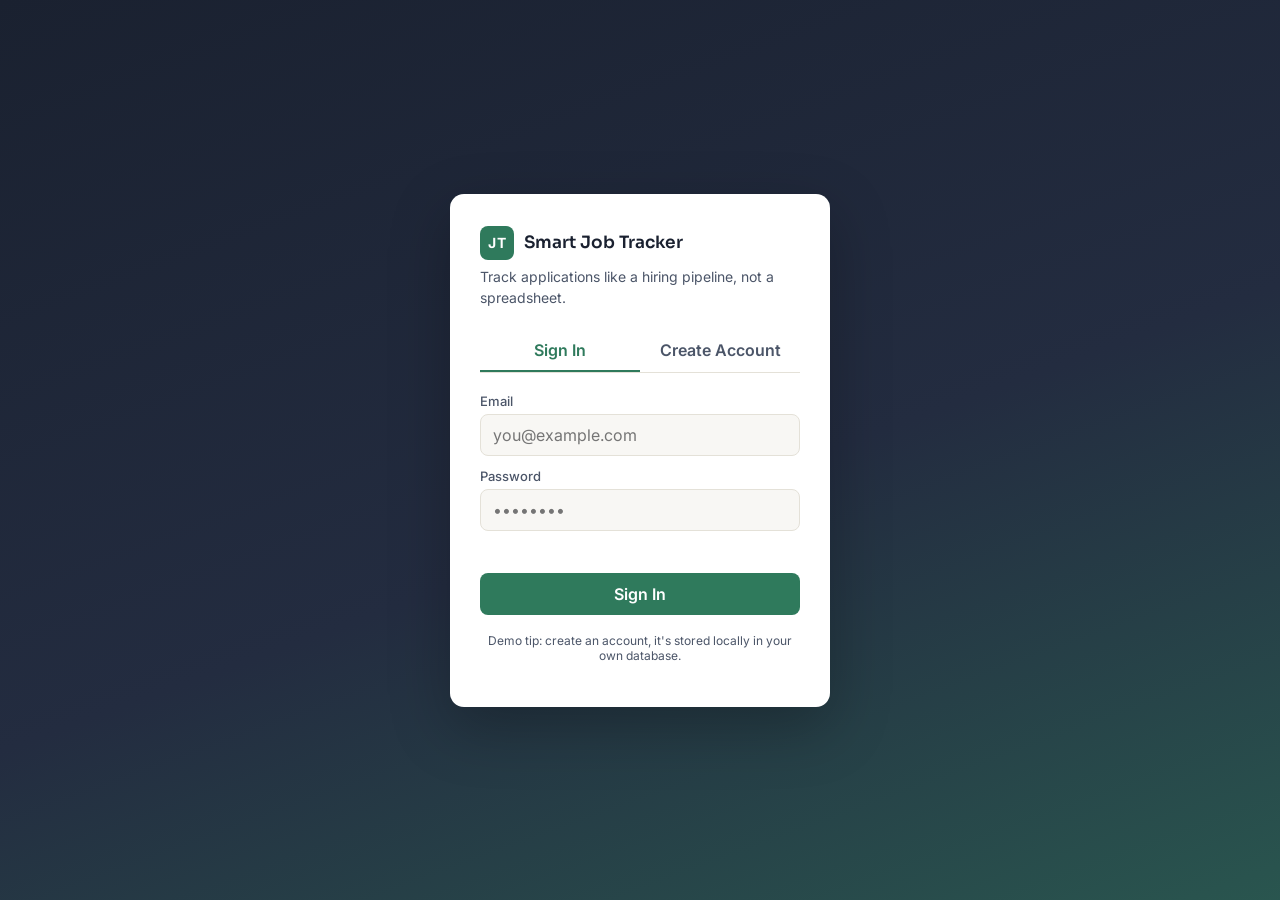
<file: frontend/index.html>
<!DOCTYPE html>
<html lang="en">
<head>
<meta charset="UTF-8" />
<meta name="viewport" content="width=device-width, initial-scale=1.0" />
<title>Smart Job Tracker — Sign In</title>
<link rel="stylesheet" href="css/style.css" />
</head>
<body class="auth-body">
  <div class="auth-card">
    <div class="brand">
      <span class="brand-mark">JT</span>
      <span class="brand-name">Smart Job Tracker</span>
    </div>
    <p class="tagline">Track applications like a hiring pipeline, not a spreadsheet.</p>

    <div class="tabs">
      <button class="tab-btn active" data-tab="login">Sign In</button>
      <button class="tab-btn" data-tab="register">Create Account</button>
    </div>

    <form id="login-form" class="auth-form">
      <label>Email</label>
      <input type="email" id="login-email" required placeholder="you@example.com" />
      <label>Password</label>
      <input type="password" id="login-password" required placeholder="••••••••" />
      <div class="form-error" id="login-error"></div>
      <button type="submit" class="btn-primary">Sign In</button>
    </form>

    <form id="register-form" class="auth-form hidden">
      <label>Full Name</label>
      <input type="text" id="register-name" required placeholder="Poojitha Juvva" />
      <label>Email</label>
      <input type="email" id="register-email" required placeholder="you@example.com" />
      <label>Password</label>
      <input type="password" id="register-password" required minlength="6" placeholder="At least 6 characters" />
      <div class="form-error" id="register-error"></div>
      <button type="submit" class="btn-primary">Create Account</button>
    </form>

    <p class="hint">Demo tip: create an account, it's stored locally in your own database.</p>
  </div>

  <script src="js/api.js"></script>
  <script src="js/auth.js"></script>
</body>
</html>
</file>
<file: frontend/css/style.css>
@import url('https://fonts.googleapis.com/css2?family=Sora:wght@500;600;700&family=Inter:wght@400;500;600&display=swap');

:root {
  --ink: #1A2130;
  --ink-soft: #4B5568;
  --paper: #F8F7F4;
  --surface: #FFFFFF;
  --border: #E4E1D8;
  --accent: #2F7A5C;
  --accent-soft: #E4F0EA;
  --amber: #B8792B;
  --amber-soft: #F7EBDA;
  --red: #A6432F;
  --red-soft: #F5E4DF;
  --violet: #5B4E9C;
  --violet-soft: #EAE7F5;
  --gray-soft: #ECEAE4;
  --radius: 10px;
  --shadow: 0 1px 2px rgba(26, 33, 48, 0.06), 0 4px 14px rgba(26, 33, 48, 0.05);
}

* { box-sizing: border-box; }

body {
  margin: 0;
  font-family: 'Inter', system-ui, sans-serif;
  color: var(--ink);
  background: var(--paper);
}

h1, h2, .brand-name { font-family: 'Sora', 'Inter', sans-serif; }

button, input, select, textarea { font-family: inherit; font-size: inherit; }

.hidden { display: none !important; }

/* ---------- Brand ---------- */
.brand { display: flex; align-items: center; gap: 10px; }
.brand-mark {
  width: 34px; height: 34px; border-radius: 8px;
  background: var(--accent); color: #fff;
  display: flex; align-items: center; justify-content: center;
  font-weight: 700; font-size: 14px; letter-spacing: 0.5px;
}
.brand-name { font-weight: 600; font-size: 17px; }

/* ---------- Auth page ---------- */
.auth-body {
  min-height: 100vh;
  display: flex; align-items: center; justify-content: center;
  background: linear-gradient(160deg, #1A2130 0%, #232C40 55%, #2F7A5C 140%);
}
.auth-card {
  width: 380px; background: var(--surface); border-radius: 14px;
  padding: 32px 30px; box-shadow: 0 20px 60px rgba(0,0,0,0.25);
}
.auth-card .brand { margin-bottom: 6px; }
.tagline { color: var(--ink-soft); font-size: 14px; margin: 0 0 22px; line-height: 1.5; }
.tabs { display: flex; border-bottom: 1px solid var(--border); margin-bottom: 20px; }
.tab-btn {
  flex: 1; background: none; border: none; padding: 10px 0; cursor: pointer;
  color: var(--ink-soft); font-weight: 600; border-bottom: 2px solid transparent;
}
.tab-btn.active { color: var(--accent); border-bottom-color: var(--accent); }
.auth-form label { display: block; font-size: 13px; font-weight: 500; margin: 12px 0 5px; color: var(--ink-soft); }
.auth-form input {
  width: 100%; padding: 10px 12px; border: 1px solid var(--border);
  border-radius: 8px; background: var(--paper);
}
.auth-form input:focus { outline: 2px solid var(--accent); outline-offset: 1px; }
.form-error { color: var(--red); font-size: 13px; min-height: 18px; margin-top: 8px; }
.btn-primary {
  width: 100%; margin-top: 16px; padding: 11px 16px; border: none; border-radius: 8px;
  background: var(--accent); color: #fff; font-weight: 600; cursor: pointer;
}
.btn-primary:hover { background: #256349; }
.hint { font-size: 12px; color: var(--ink-soft); text-align: center; margin-top: 18px; }

/* ---------- App shell ---------- */
.app-shell { display: flex; min-height: 100vh; }
.sidebar {
  width: 230px; background: var(--ink); color: #fff; flex-shrink: 0;
  display: flex; flex-direction: column; padding: 22px 16px;
}
.sidebar .brand-name { color: #fff; }
.sidebar nav { margin-top: 30px; display: flex; flex-direction: column; gap: 4px; }
.nav-item {
  text-align: left; background: none; border: none; color: #C9CEDA;
  padding: 10px 12px; border-radius: 8px; cursor: pointer; font-weight: 500; font-size: 14px;
}
.nav-item:hover { background: rgba(255,255,255,0.06); color: #fff; }
.nav-item.active { background: var(--accent); color: #fff; }
.sidebar-footer { margin-top: auto; display: flex; flex-direction: column; gap: 10px; }
.user-chip { font-size: 13px; color: #C9CEDA; padding: 8px 10px; background: rgba(255,255,255,0.06); border-radius: 8px; }
.btn-ghost { background: none; border: 1px solid rgba(255,255,255,0.2); color: #fff; padding: 8px 10px; border-radius: 8px; cursor: pointer; font-size: 13px; }
.btn-ghost:hover { background: rgba(255,255,255,0.08); }

.content { flex: 1; padding: 30px 40px; max-width: 1100px; }
.content-header { display: flex; align-items: center; justify-content: space-between; margin-bottom: 24px; flex-wrap: wrap; gap: 12px; }
.content-header h1 { margin: 0; font-size: 22px; }
.content-header .btn-primary { width: auto; margin-top: 0; padding: 10px 18px; }
.header-actions { display: flex; gap: 10px; flex-wrap: wrap; align-items: center; }
.header-actions input, .header-actions select {
  padding: 9px 12px; border: 1px solid var(--border); border-radius: 8px; background: var(--surface);
}

/* ---------- Stats ---------- */
.stat-grid { display: grid; grid-template-columns: repeat(4, 1fr); gap: 16px; margin-bottom: 26px; }
.stat-card { background: var(--surface); border: 1px solid var(--border); border-radius: var(--radius); padding: 18px; box-shadow: var(--shadow); }
.stat-value { font-family: 'Sora', sans-serif; font-size: 26px; font-weight: 700; }
.stat-label { color: var(--ink-soft); font-size: 13px; margin-top: 4px; }

.panel { background: var(--surface); border: 1px solid var(--border); border-radius: var(--radius); padding: 20px; margin-bottom: 20px; box-shadow: var(--shadow); }
.panel h2 { font-size: 15px; margin: 0 0 14px; }

.status-breakdown { display: flex; flex-wrap: wrap; gap: 10px; }
.status-pill { padding: 8px 14px; border-radius: 999px; font-size: 13px; font-weight: 600; }

.upcoming-list { list-style: none; margin: 0; padding: 0; }
.upcoming-list li { padding: 10px 0; border-bottom: 1px solid var(--border); font-size: 14px; display: flex; justify-content: space-between; }
.upcoming-list li:last-child { border-bottom: none; }
.upcoming-list li.empty { color: var(--ink-soft); }

/* ---------- Board ---------- */
.board { display: flex; gap: 14px; overflow-x: auto; padding-bottom: 10px; }
.board-column { min-width: 240px; background: var(--gray-soft); border-radius: var(--radius); padding: 12px; flex-shrink: 0; }
.board-column-title { font-weight: 600; font-size: 13px; margin-bottom: 10px; display: flex; justify-content: space-between; }
.board-card { background: var(--surface); border: 1px solid var(--border); border-radius: 8px; padding: 10px 12px; margin-bottom: 8px; cursor: pointer; box-shadow: var(--shadow); }
.board-card:hover { border-color: var(--accent); }
.board-card .card-company { font-weight: 600; font-size: 14px; }
.board-card .card-role { color: var(--ink-soft); font-size: 12px; margin-top: 2px; }

/* ---------- Table ---------- */
.app-table { width: 100%; border-collapse: collapse; background: var(--surface); border: 1px solid var(--border); border-radius: var(--radius); overflow: hidden; }
.app-table th { text-align: left; font-size: 12px; color: var(--ink-soft); font-weight: 600; padding: 12px 14px; border-bottom: 1px solid var(--border); background: var(--gray-soft); }
.app-table td { padding: 12px 14px; border-bottom: 1px solid var(--border); font-size: 14px; }
.app-table tr:last-child td { border-bottom: none; }
.app-table tr:hover { background: #FBFAF7; cursor: pointer; }
.pagination { display: flex; gap: 8px; margin-top: 14px; }
.pagination button { padding: 6px 12px; border: 1px solid var(--border); background: var(--surface); border-radius: 6px; cursor: pointer; }
.pagination button.active { background: var(--accent); color: #fff; border-color: var(--accent); }

/* ---------- Status colors ---------- */
.status-Applied { background: var(--accent-soft); color: var(--accent); }
.status-Wishlist { background: var(--gray-soft); color: var(--ink-soft); }
.status-OA_Scheduled { background: var(--violet-soft); color: var(--violet); }
.status-Interview { background: var(--amber-soft); color: var(--amber); }
.status-Offer { background: var(--accent-soft); color: var(--accent); font-weight: 700; }
.status-Rejected { background: var(--red-soft); color: var(--red); }
.status-Withdrawn { background: var(--gray-soft); color: var(--ink-soft); }

/* ---------- Modal ---------- */
.modal { position: fixed; inset: 0; background: rgba(26,33,48,0.45); display: flex; align-items: center; justify-content: center; z-index: 50; }
.modal-card { background: var(--surface); border-radius: 12px; padding: 26px; width: 520px; max-width: 92vw; max-height: 88vh; overflow-y: auto; }
.modal-header { display: flex; justify-content: space-between; align-items: center; margin-bottom: 14px; }
.modal-header h2 { margin: 0; font-size: 18px; }
.modal-close { background: none; border: none; font-size: 22px; cursor: pointer; color: var(--ink-soft); }
.form-row { display: grid; grid-template-columns: 1fr 1fr; gap: 12px; }
#app-form label { display: block; font-size: 13px; font-weight: 500; margin: 10px 0 5px; color: var(--ink-soft); }
#app-form input, #app-form select, #app-form textarea {
  width: 100%; padding: 9px 11px; border: 1px solid var(--border); border-radius: 8px; background: var(--paper);
}
.modal-actions { display: flex; align-items: center; gap: 10px; margin-top: 18px; }
.modal-actions .spacer { flex: 1; }
.modal-actions .btn-primary, .modal-actions .btn-ghost, .modal-actions .btn-danger { width: auto; margin-top: 0; padding: 9px 18px; }
.btn-secondary { padding: 9px 14px; border-radius: 8px; border: 1px solid var(--border); background: var(--surface); cursor: pointer; font-weight: 500; }
.btn-danger { background: var(--red-soft); color: var(--red); border: none; border-radius: 8px; cursor: pointer; font-weight: 600; }

/* ---------- Toast ---------- */
.toast {
  position: fixed; bottom: 24px; right: 24px; background: var(--ink); color: #fff;
  padding: 12px 18px; border-radius: 8px; font-size: 14px; box-shadow: var(--shadow); z-index: 100;
}

@media (max-width: 780px) {
  .app-shell { flex-direction: column; }
  .sidebar { width: 100%; flex-direction: row; align-items: center; padding: 14px 16px; }
  .sidebar nav { margin-top: 0; flex-direction: row; }
  .sidebar-footer { margin-top: 0; margin-left: auto; flex-direction: row; }
  .content { padding: 20px; }
  .stat-grid { grid-template-columns: repeat(2, 1fr); }
  .form-row { grid-template-columns: 1fr; }
}
</file>
